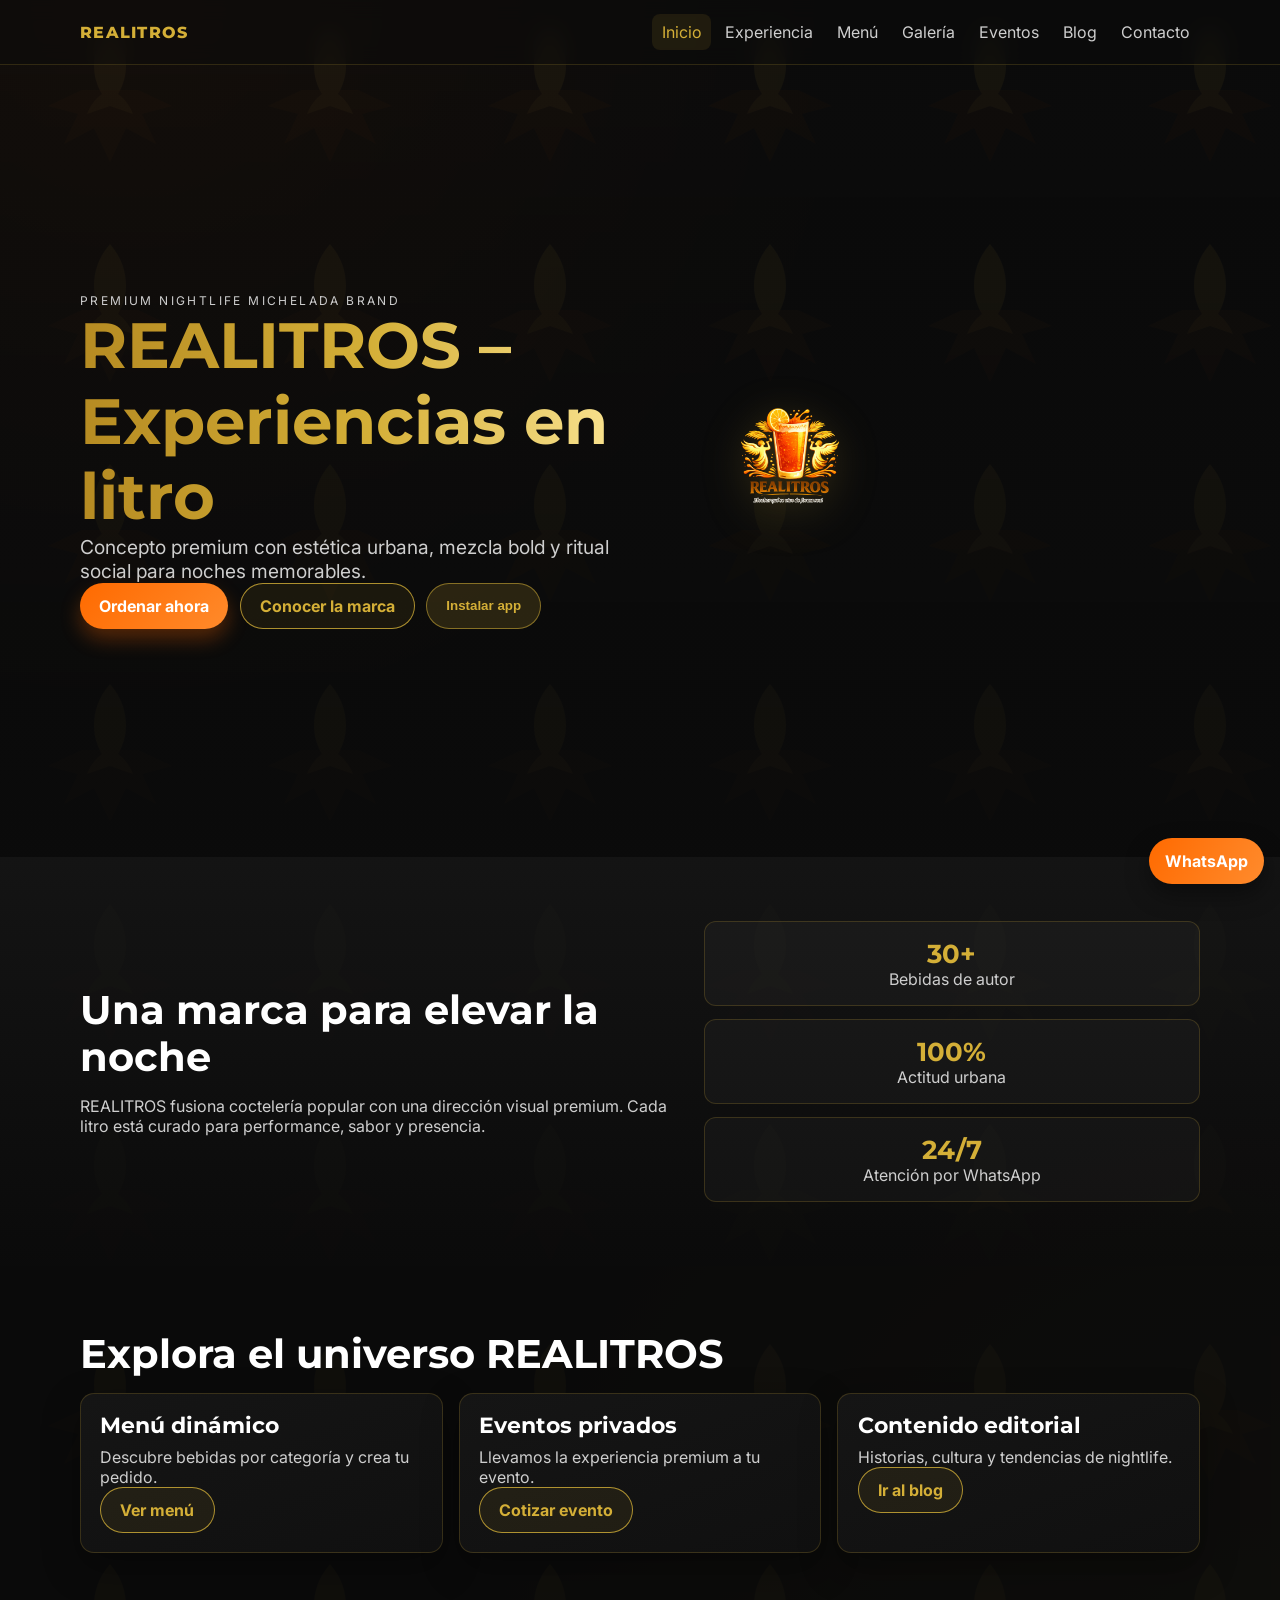
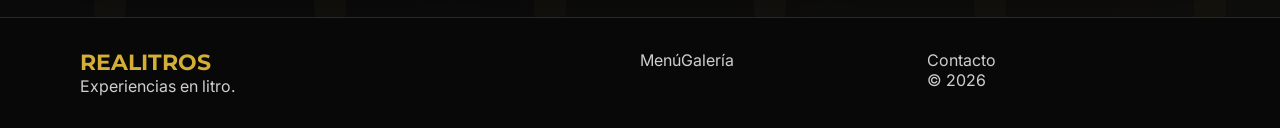
<file: index.html>
<!DOCTYPE html>
<html lang="es">
<head>
  <meta charset="UTF-8" />
  <meta name="viewport" content="width=device-width, initial-scale=1.0" />
  <title>REALITROS | Experiencias en litro</title>
  <meta name="description" content="REALITROS, marca premium de micheladas urbanas: experiencias en litro, menú, eventos y pedidos por WhatsApp." />
  <meta property="og:title" content="REALITROS – Experiencias en litro" />
  <meta property="og:description" content="Sitio oficial REALITROS: menú dinámico, galería, eventos, blog y contacto." />
  <meta property="og:image" content="logo.png" />
  <meta property="og:type" content="website" />
  <meta name="theme-color" content="#0B0B0B" />
  <link rel="manifest" href="manifest.json" />
  <link rel="stylesheet" href="styles.css" />
</head>
<body>
  <header class="topbar"><div class="container nav-row"><a class="brand" href="index.html">REALITROS</a><button class="nav-toggle" aria-label="Abrir menú" aria-expanded="false" aria-controls="site-nav">☰</button><nav id="site-nav" class="site-nav"><a class="active" href="index.html">Inicio</a><a href="experiencia.html">Experiencia</a><a href="menu.html">Menú</a><a href="galeria.html">Galería</a><a href="eventos.html">Eventos</a><a href="blog.html">Blog</a><a href="contacto.html">Contacto</a></nav></div></header>

  <main>
    <section class="hero section">
      <div class="container hero-grid reveal">
        <div>
          <p class="eyebrow">Premium nightlife michelada brand</p>
          <h1 class="gradient-title">REALITROS – Experiencias en litro</h1>
          <p class="lead">Concepto premium con estética urbana, mezcla bold y ritual social para noches memorables.</p>
          <div class="actions">
            <a class="btn btn-primary" href="menu.html">Ordenar ahora</a>
            <a class="btn btn-outline" href="experiencia.html">Conocer la marca</a>
            <button class="btn btn-gold js-install" hidden>Instalar app</button>
          </div>
        </div>
        <div><img class="logo-lockup" src="logo.png" alt="Logo REALITROS" fetchpriority="high" /></div>
      </div>
    </section>

    <section class="section section-dark">
      <div class="container split reveal">
        <div>
          <h2>Una marca para elevar la noche</h2>
          <p>REALITROS fusiona coctelería popular con una dirección visual premium. Cada litro está curado para performance, sabor y presencia.</p>
        </div>
        <div class="kpis">
          <div class="kpi"><strong>30+</strong><p>Bebidas de autor</p></div>
          <div class="kpi"><strong>100%</strong><p>Actitud urbana</p></div>
          <div class="kpi"><strong>24/7</strong><p>Atención por WhatsApp</p></div>
        </div>
      </div>
    </section>

    <section class="section section-soft">
      <div class="container reveal">
        <h2>Explora el universo REALITROS</h2>
        <div class="cards-grid">
          <article class="card"><h3>Menú dinámico</h3><p>Descubre bebidas por categoría y crea tu pedido.</p><a class="btn btn-outline" href="menu.html">Ver menú</a></article>
          <article class="card"><h3>Eventos privados</h3><p>Llevamos la experiencia premium a tu evento.</p><a class="btn btn-outline" href="eventos.html">Cotizar evento</a></article>
          <article class="card"><h3>Contenido editorial</h3><p>Historias, cultura y tendencias de nightlife.</p><a class="btn btn-outline" href="blog.html">Ir al blog</a></article>
        </div>
      </div>
    </section>
  </main>

  <footer class="footer"><div class="container footer-grid"><div><h3>REALITROS</h3><p>Experiencias en litro.</p></div><div><a href="menu.html">Menú</a><a href="galeria.html">Galería</a></div><div><a href="contacto.html">Contacto</a><p>© <span data-year></span></p></div></div></footer>
  <a class="whatsapp-float" href="https://wa.me/525657038871" target="_blank" rel="noopener">WhatsApp</a>
  <script src="script.js" defer></script>
</body>
</html>
</file>
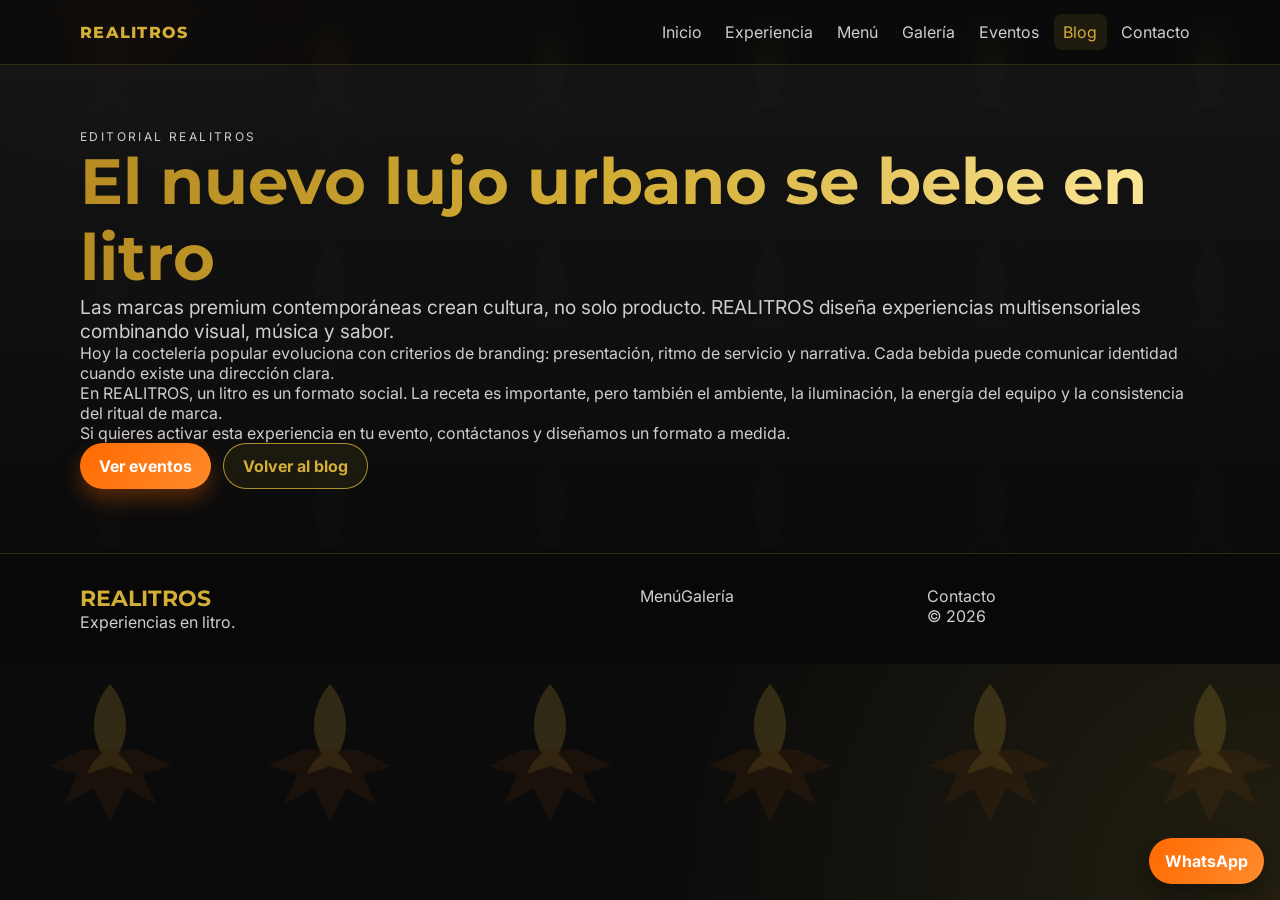
<file: articulo.html>
<!DOCTYPE html>
<html lang="es"><head><meta charset="UTF-8" /><meta name="viewport" content="width=device-width, initial-scale=1.0" /><title>Artículo | REALITROS</title><meta name="description" content="Artículo editorial de REALITROS." /><link rel="stylesheet" href="styles.css" /></head>
<body>
<header class="topbar"><div class="container nav-row"><a class="brand" href="index.html">REALITROS</a><button class="nav-toggle" aria-expanded="false" aria-controls="site-nav">☰</button><nav id="site-nav" class="site-nav"><a href="index.html">Inicio</a><a href="experiencia.html">Experiencia</a><a href="menu.html">Menú</a><a href="galeria.html">Galería</a><a href="eventos.html">Eventos</a><a class="active" href="blog.html">Blog</a><a href="contacto.html">Contacto</a></nav></div></header>
<main><article class="section section-dark"><div class="container reveal"><p class="eyebrow">Editorial REALITROS</p><h1 class="gradient-title">El nuevo lujo urbano se bebe en litro</h1><p class="lead">Las marcas premium contemporáneas crean cultura, no solo producto. REALITROS diseña experiencias multisensoriales combinando visual, música y sabor.</p><p>Hoy la coctelería popular evoluciona con criterios de branding: presentación, ritmo de servicio y narrativa. Cada bebida puede comunicar identidad cuando existe una dirección clara.</p><p>En REALITROS, un litro es un formato social. La receta es importante, pero también el ambiente, la iluminación, la energía del equipo y la consistencia del ritual de marca.</p><p>Si quieres activar esta experiencia en tu evento, contáctanos y diseñamos un formato a medida.</p><div class="actions"><a class="btn btn-primary" href="eventos.html">Ver eventos</a><a class="btn btn-outline" href="blog.html">Volver al blog</a></div></div></article></main>
<footer class="footer"><div class="container footer-grid"><div><h3>REALITROS</h3><p>Experiencias en litro.</p></div><div><a href="menu.html">Menú</a><a href="galeria.html">Galería</a></div><div><a href="contacto.html">Contacto</a><p>© <span data-year></span></p></div></div></footer>
<a class="whatsapp-float" href="https://wa.me/525657038871" target="_blank" rel="noopener">WhatsApp</a><script src="script.js" defer></script>
</body></html>
</file>
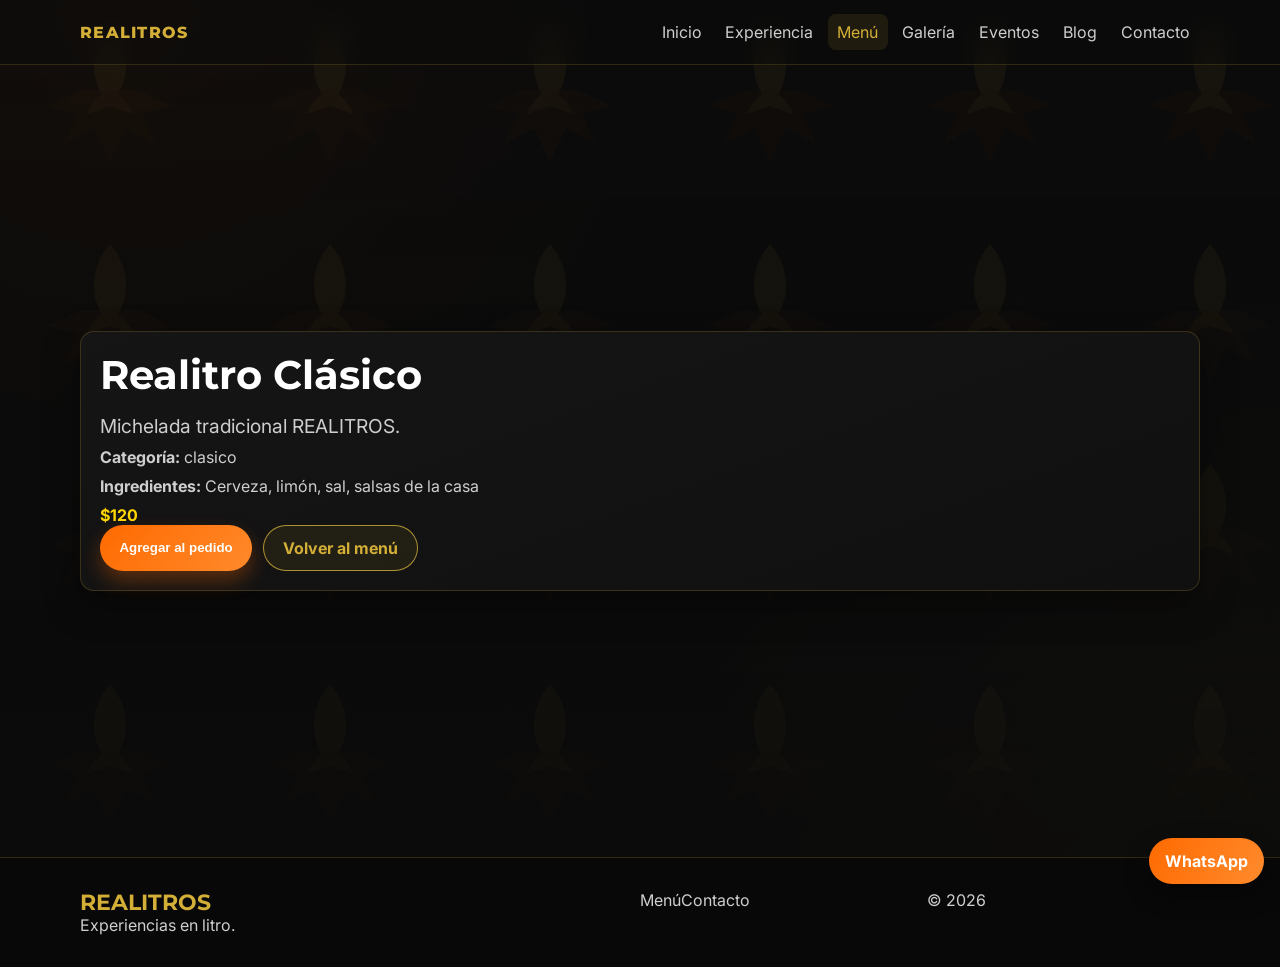
<file: bebida.html>
<!DOCTYPE html>
<html lang="es"><head><meta charset="UTF-8" /><meta name="viewport" content="width=device-width, initial-scale=1.0" /><title>Bebida | REALITROS</title><meta name="description" content="Detalle de bebida REALITROS y pedido directo." /><link rel="stylesheet" href="styles.css" /></head>
<body>
<header class="topbar"><div class="container nav-row"><a class="brand" href="index.html">REALITROS</a><button class="nav-toggle" aria-expanded="false" aria-controls="site-nav">☰</button><nav id="site-nav" class="site-nav"><a href="index.html">Inicio</a><a href="experiencia.html">Experiencia</a><a class="active" href="menu.html">Menú</a><a href="galeria.html">Galería</a><a href="eventos.html">Eventos</a><a href="blog.html">Blog</a><a href="contacto.html">Contacto</a></nav></div></header>
<main><section class="section hero"><div class="container reveal"><div id="drinkDetail"></div></div></section></main>
<footer class="footer"><div class="container footer-grid"><div><h3>REALITROS</h3><p>Experiencias en litro.</p></div><div><a href="menu.html">Menú</a><a href="contacto.html">Contacto</a></div><div><p>© <span data-year></span></p></div></div></footer>
<a class="whatsapp-float" href="https://wa.me/525657038871" target="_blank" rel="noopener">WhatsApp</a>
<script src="script.js" defer></script><script src="menu.js" defer></script>
</body></html>
</file>
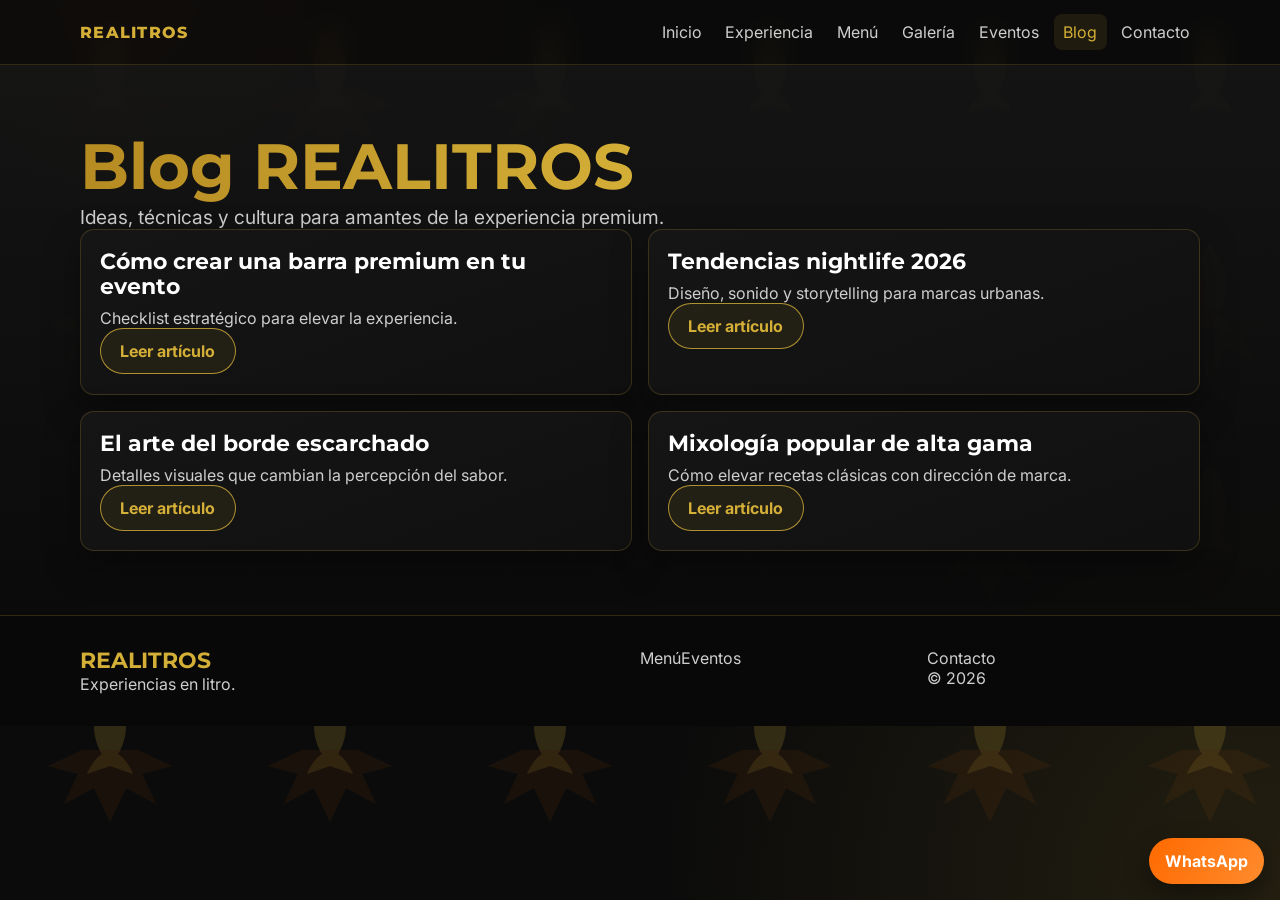
<file: blog.html>
<!DOCTYPE html>
<html lang="es"><head><meta charset="UTF-8" /><meta name="viewport" content="width=device-width, initial-scale=1.0" /><title>Blog | REALITROS</title><meta name="description" content="Blog REALITROS: tendencias, cultura nightlife y coctelería." /><link rel="stylesheet" href="styles.css" /></head>
<body>
<header class="topbar"><div class="container nav-row"><a class="brand" href="index.html">REALITROS</a><button class="nav-toggle" aria-expanded="false" aria-controls="site-nav">☰</button><nav id="site-nav" class="site-nav"><a href="index.html">Inicio</a><a href="experiencia.html">Experiencia</a><a href="menu.html">Menú</a><a href="galeria.html">Galería</a><a href="eventos.html">Eventos</a><a class="active" href="blog.html">Blog</a><a href="contacto.html">Contacto</a></nav></div></header>
<main><section class="section section-dark"><div class="container reveal"><h1 class="gradient-title">Blog REALITROS</h1><p class="lead">Ideas, técnicas y cultura para amantes de la experiencia premium.</p><div class="blog-grid"><article class="card"><h3>Cómo crear una barra premium en tu evento</h3><p>Checklist estratégico para elevar la experiencia.</p><a class="btn btn-outline" href="articulo.html?id=1">Leer artículo</a></article><article class="card"><h3>Tendencias nightlife 2026</h3><p>Diseño, sonido y storytelling para marcas urbanas.</p><a class="btn btn-outline" href="articulo.html?id=2">Leer artículo</a></article><article class="card"><h3>El arte del borde escarchado</h3><p>Detalles visuales que cambian la percepción del sabor.</p><a class="btn btn-outline" href="articulo.html?id=3">Leer artículo</a></article><article class="card"><h3>Mixología popular de alta gama</h3><p>Cómo elevar recetas clásicas con dirección de marca.</p><a class="btn btn-outline" href="articulo.html?id=4">Leer artículo</a></article></div></div></section></main>
<footer class="footer"><div class="container footer-grid"><div><h3>REALITROS</h3><p>Experiencias en litro.</p></div><div><a href="menu.html">Menú</a><a href="eventos.html">Eventos</a></div><div><a href="contacto.html">Contacto</a><p>© <span data-year></span></p></div></div></footer>
<a class="whatsapp-float" href="https://wa.me/525657038871" target="_blank" rel="noopener">WhatsApp</a><script src="script.js" defer></script>
</body></html>
</file>
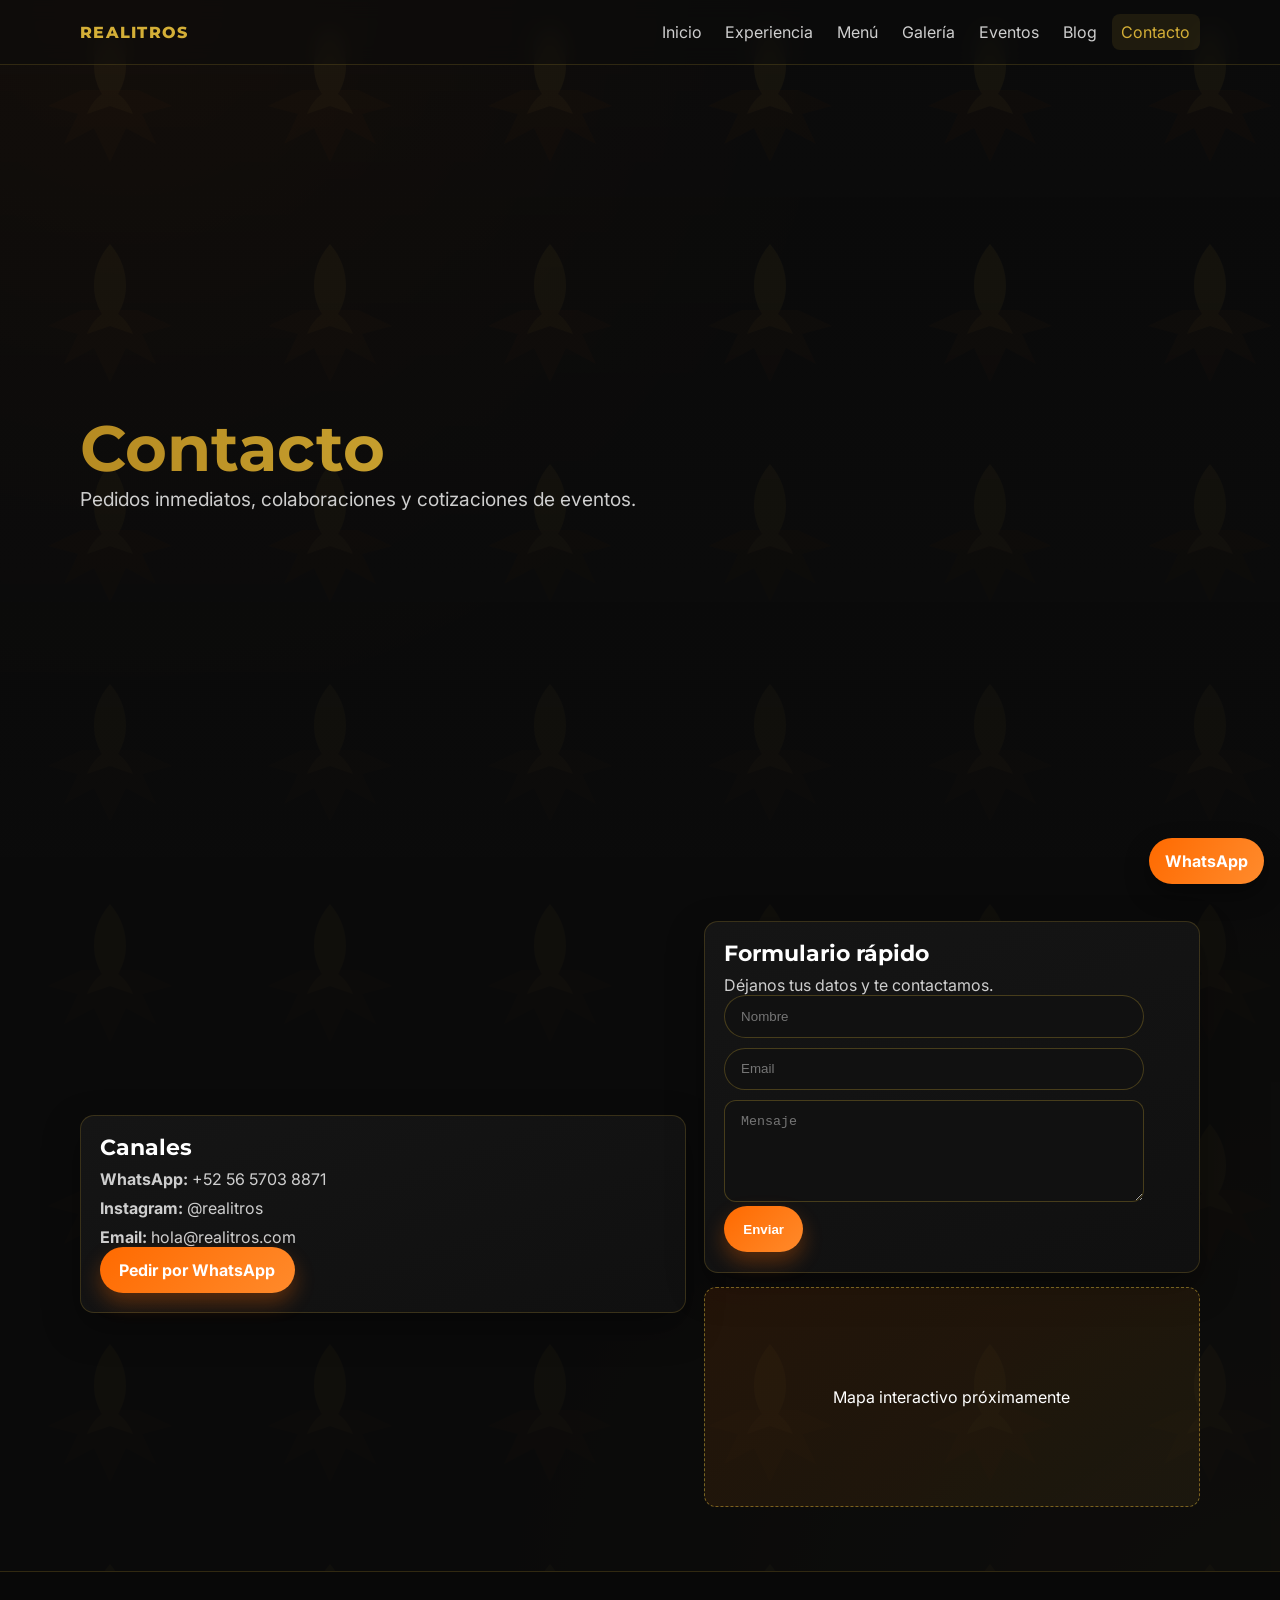
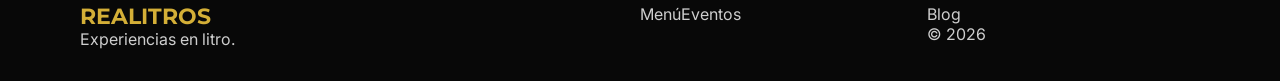
<file: contacto.html>
<!DOCTYPE html>
<html lang="es"><head><meta charset="UTF-8" /><meta name="viewport" content="width=device-width, initial-scale=1.0" /><title>Contacto | REALITROS</title><meta name="description" content="Contacta a REALITROS para pedidos, eventos y colaboraciones." /><link rel="stylesheet" href="styles.css" /></head>
<body>
<header class="topbar"><div class="container nav-row"><a class="brand" href="index.html">REALITROS</a><button class="nav-toggle" aria-expanded="false" aria-controls="site-nav">☰</button><nav id="site-nav" class="site-nav"><a href="index.html">Inicio</a><a href="experiencia.html">Experiencia</a><a href="menu.html">Menú</a><a href="galeria.html">Galería</a><a href="eventos.html">Eventos</a><a href="blog.html">Blog</a><a class="active" href="contacto.html">Contacto</a></nav></div></header>
<main>
<section class="section hero"><div class="container reveal"><h1 class="gradient-title">Contacto</h1><p class="lead">Pedidos inmediatos, colaboraciones y cotizaciones de eventos.</p></div></section>
<section class="section section-soft"><div class="container split reveal"><div class="card"><h3>Canales</h3><p><strong>WhatsApp:</strong> +52 56 5703 8871</p><p><strong>Instagram:</strong> @realitros</p><p><strong>Email:</strong> hola@realitros.com</p><a class="btn btn-primary" href="https://wa.me/525657038871?text=Hola%20REALITROS,%20quiero%20hacer%20un%20pedido" target="_blank" rel="noopener">Pedir por WhatsApp</a></div><div><form class="card" action="#" method="post"><h3>Formulario rápido</h3><p>Déjanos tus datos y te contactamos.</p><input class="search" type="text" placeholder="Nombre" required /><input class="search" type="email" placeholder="Email" required style="margin-top:.6rem" /><textarea class="search" placeholder="Mensaje" rows="5" style="border-radius:12px; margin-top:.6rem"></textarea><button class="btn btn-primary" type="submit">Enviar</button></form><div class="map-placeholder" role="img" aria-label="Mapa de ubicación próximamente disponible">Mapa interactivo próximamente</div></div></div></section>
</main>
<footer class="footer"><div class="container footer-grid"><div><h3>REALITROS</h3><p>Experiencias en litro.</p></div><div><a href="menu.html">Menú</a><a href="eventos.html">Eventos</a></div><div><a href="blog.html">Blog</a><p>© <span data-year></span></p></div></div></footer>
<a class="whatsapp-float" href="https://wa.me/525657038871" target="_blank" rel="noopener">WhatsApp</a><script src="script.js" defer></script>
</body></html>
</file>
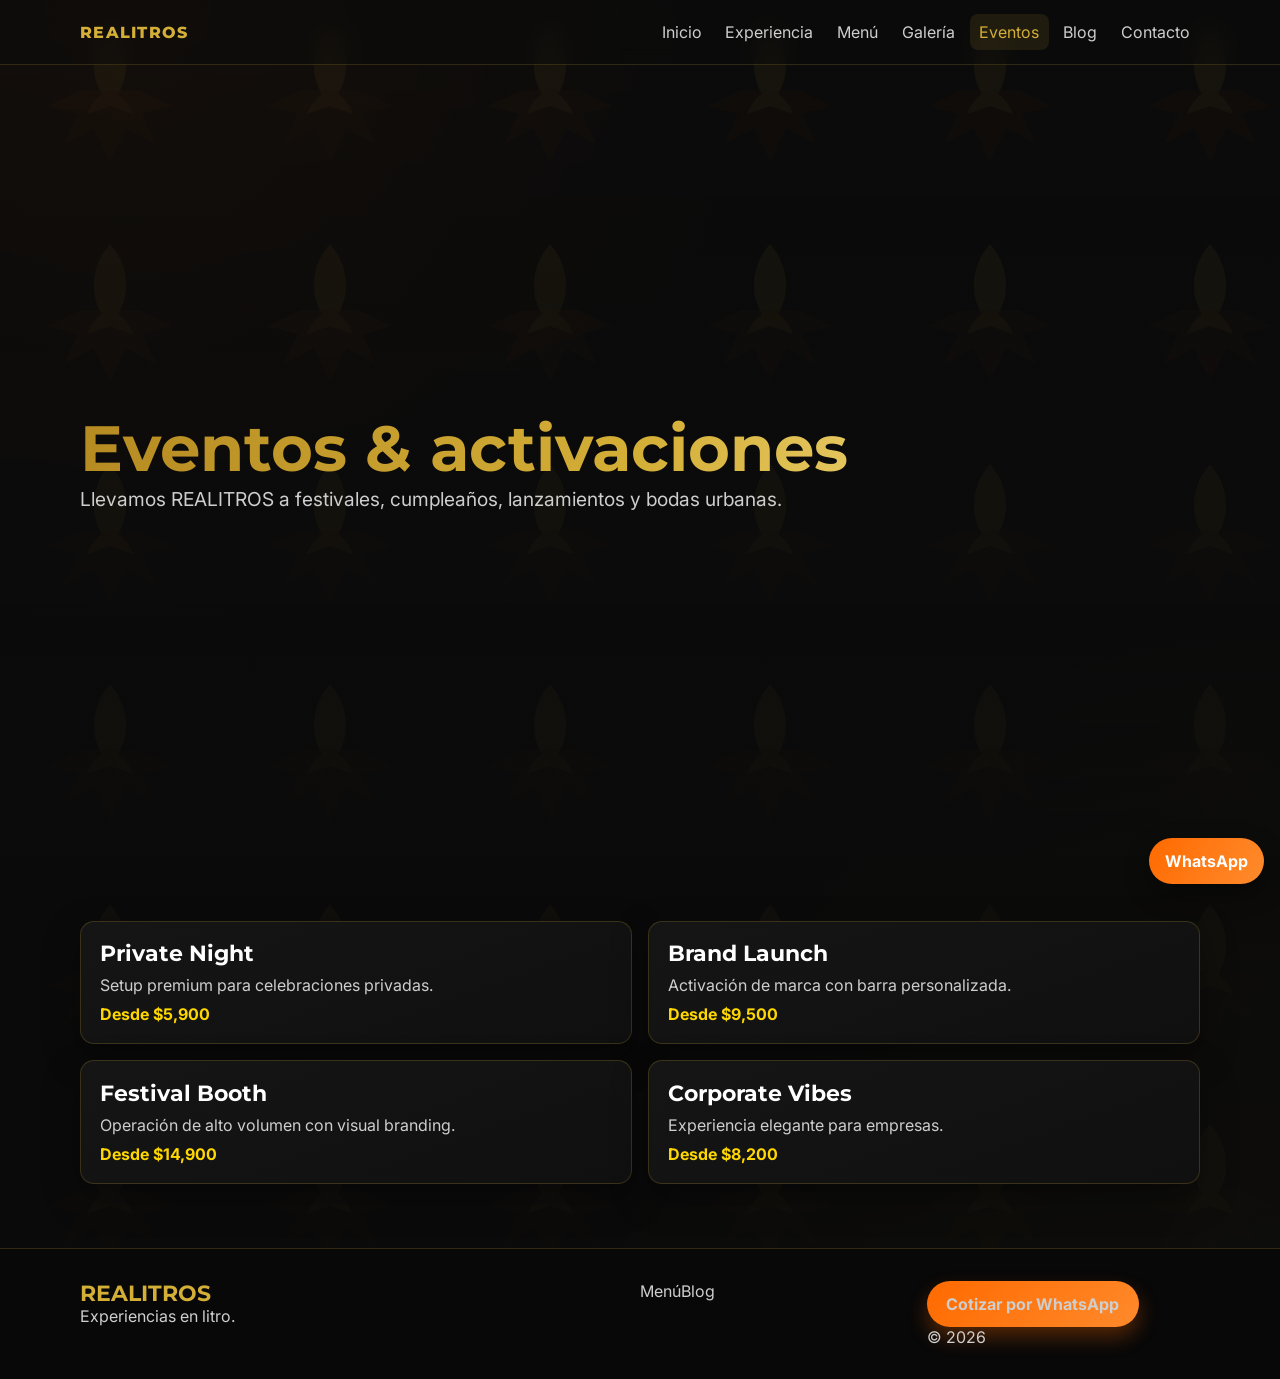
<file: eventos.html>
<!DOCTYPE html>
<html lang="es"><head><meta charset="UTF-8" /><meta name="viewport" content="width=device-width, initial-scale=1.0" /><title>Eventos | REALITROS</title><meta name="description" content="Eventos y activaciones REALITROS para marcas y celebraciones." /><link rel="stylesheet" href="styles.css" /></head>
<body>
<header class="topbar"><div class="container nav-row"><a class="brand" href="index.html">REALITROS</a><button class="nav-toggle" aria-expanded="false" aria-controls="site-nav">☰</button><nav id="site-nav" class="site-nav"><a href="index.html">Inicio</a><a href="experiencia.html">Experiencia</a><a href="menu.html">Menú</a><a href="galeria.html">Galería</a><a class="active" href="eventos.html">Eventos</a><a href="blog.html">Blog</a><a href="contacto.html">Contacto</a></nav></div></header>
<main><section class="section hero"><div class="container reveal"><h1 class="gradient-title">Eventos & activaciones</h1><p class="lead">Llevamos REALITROS a festivales, cumpleaños, lanzamientos y bodas urbanas.</p></div></section><section class="section section-soft"><div class="container events-grid reveal"><article class="card"><h3>Private Night</h3><p>Setup premium para celebraciones privadas.</p><p class="price">Desde $5,900</p></article><article class="card"><h3>Brand Launch</h3><p>Activación de marca con barra personalizada.</p><p class="price">Desde $9,500</p></article><article class="card"><h3>Festival Booth</h3><p>Operación de alto volumen con visual branding.</p><p class="price">Desde $14,900</p></article><article class="card"><h3>Corporate Vibes</h3><p>Experiencia elegante para empresas.</p><p class="price">Desde $8,200</p></article></div></section></main>
<footer class="footer"><div class="container footer-grid"><div><h3>REALITROS</h3><p>Experiencias en litro.</p></div><div><a href="menu.html">Menú</a><a href="blog.html">Blog</a></div><div><a class="btn btn-primary" href="https://wa.me/525657038871?text=Hola%20REALITROS,%20quiero%20cotizar%20un%20evento">Cotizar por WhatsApp</a><p>© <span data-year></span></p></div></div></footer>
<a class="whatsapp-float" href="https://wa.me/525657038871" target="_blank" rel="noopener">WhatsApp</a><script src="script.js" defer></script>
</body></html>
</file>
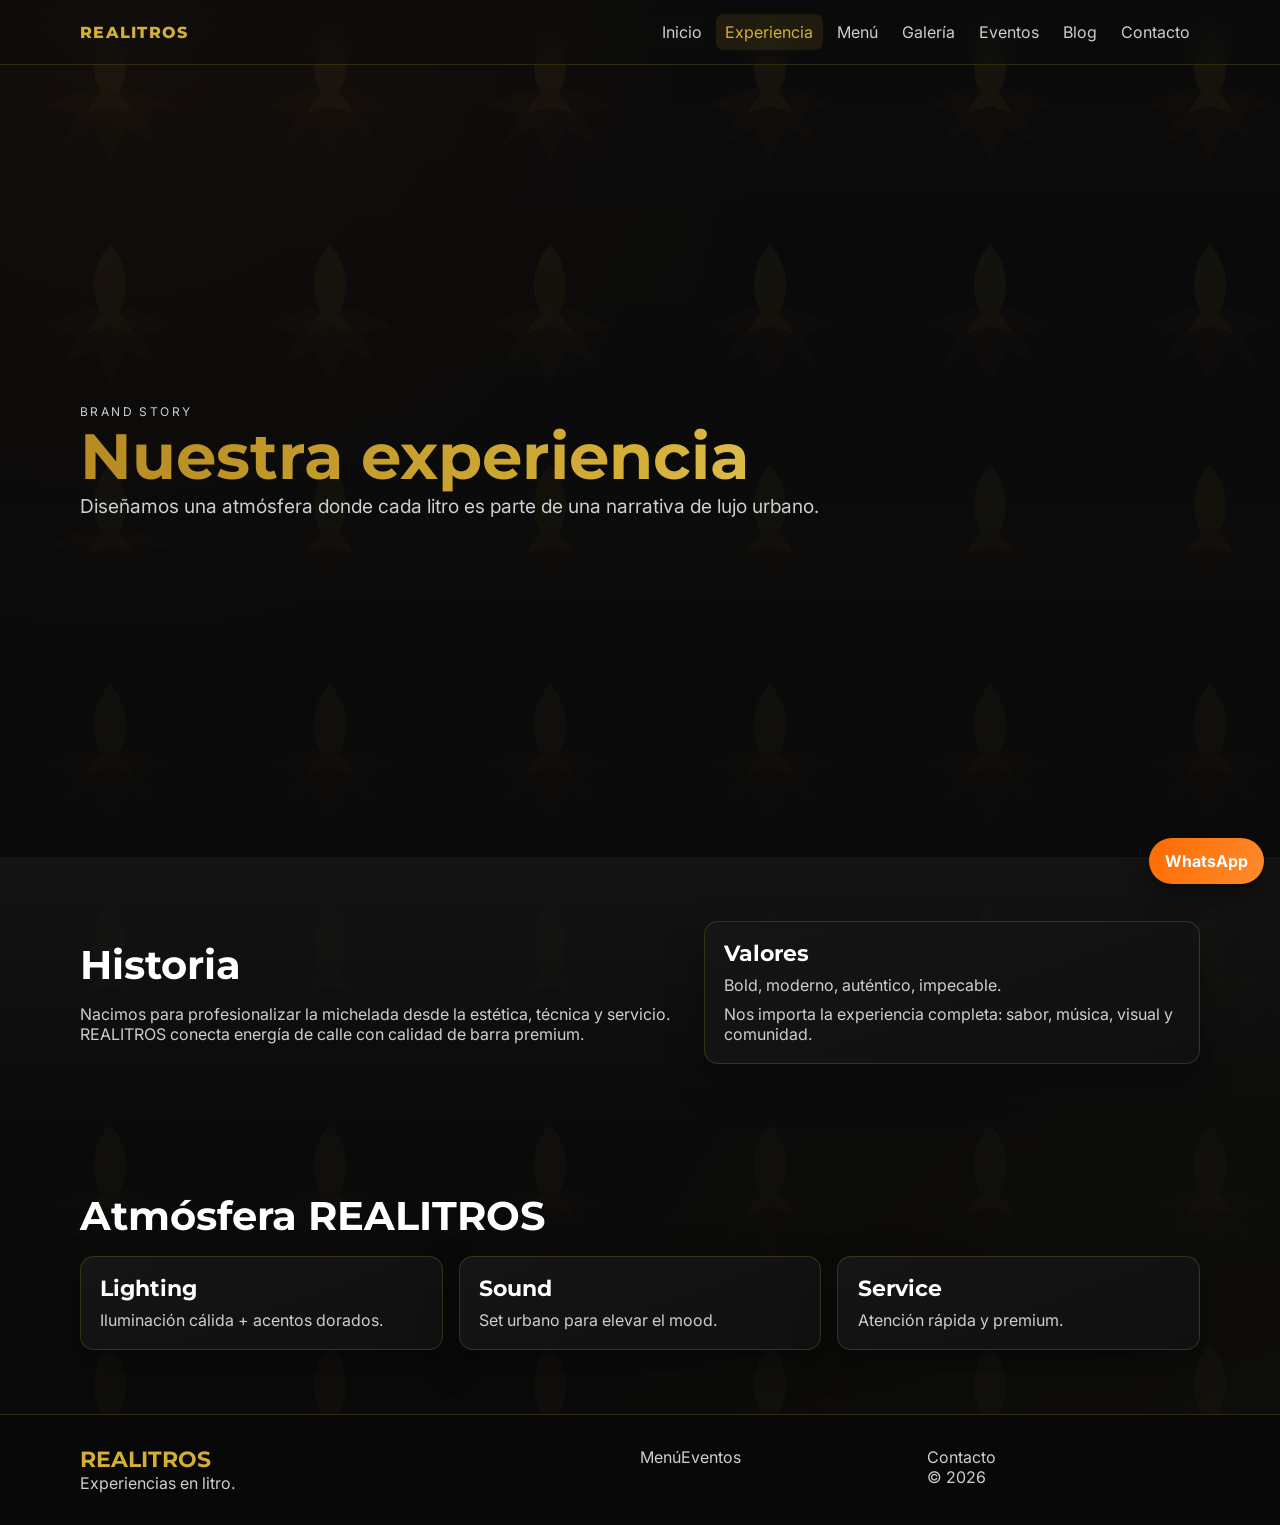
<file: experiencia.html>
<!DOCTYPE html>
<html lang="es"><head><meta charset="UTF-8" /><meta name="viewport" content="width=device-width, initial-scale=1.0" /><title>Experiencia | REALITROS</title><meta name="description" content="Conoce la historia, filosofía y atmósfera premium de REALITROS." /><meta property="og:title" content="Experiencia REALITROS" /><link rel="stylesheet" href="styles.css" /></head>
<body>
<header class="topbar"><div class="container nav-row"><a class="brand" href="index.html">REALITROS</a><button class="nav-toggle" aria-expanded="false" aria-controls="site-nav">☰</button><nav id="site-nav" class="site-nav"><a href="index.html">Inicio</a><a class="active" href="experiencia.html">Experiencia</a><a href="menu.html">Menú</a><a href="galeria.html">Galería</a><a href="eventos.html">Eventos</a><a href="blog.html">Blog</a><a href="contacto.html">Contacto</a></nav></div></header>
<main>
<section class="section hero"><div class="container reveal"><p class="eyebrow">Brand story</p><h1 class="gradient-title">Nuestra experiencia</h1><p class="lead">Diseñamos una atmósfera donde cada litro es parte de una narrativa de lujo urbano.</p></div></section>
<section class="section section-dark"><div class="container split reveal"><div><h2>Historia</h2><p>Nacimos para profesionalizar la michelada desde la estética, técnica y servicio.</p><p>REALITROS conecta energía de calle con calidad de barra premium.</p></div><div class="card"><h3>Valores</h3><p>Bold, moderno, auténtico, impecable.</p><p>Nos importa la experiencia completa: sabor, música, visual y comunidad.</p></div></div></section>
<section class="section section-soft"><div class="container reveal"><h2>Atmósfera REALITROS</h2><div class="grid-3"><article class="card"><h3>Lighting</h3><p>Iluminación cálida + acentos dorados.</p></article><article class="card"><h3>Sound</h3><p>Set urbano para elevar el mood.</p></article><article class="card"><h3>Service</h3><p>Atención rápida y premium.</p></article></div></div></section>
</main>
<footer class="footer"><div class="container footer-grid"><div><h3>REALITROS</h3><p>Experiencias en litro.</p></div><div><a href="menu.html">Menú</a><a href="eventos.html">Eventos</a></div><div><a href="contacto.html">Contacto</a><p>© <span data-year></span></p></div></div></footer>
<a class="whatsapp-float" href="https://wa.me/525657038871" target="_blank" rel="noopener">WhatsApp</a><script src="script.js" defer></script>
</body></html>
</file>
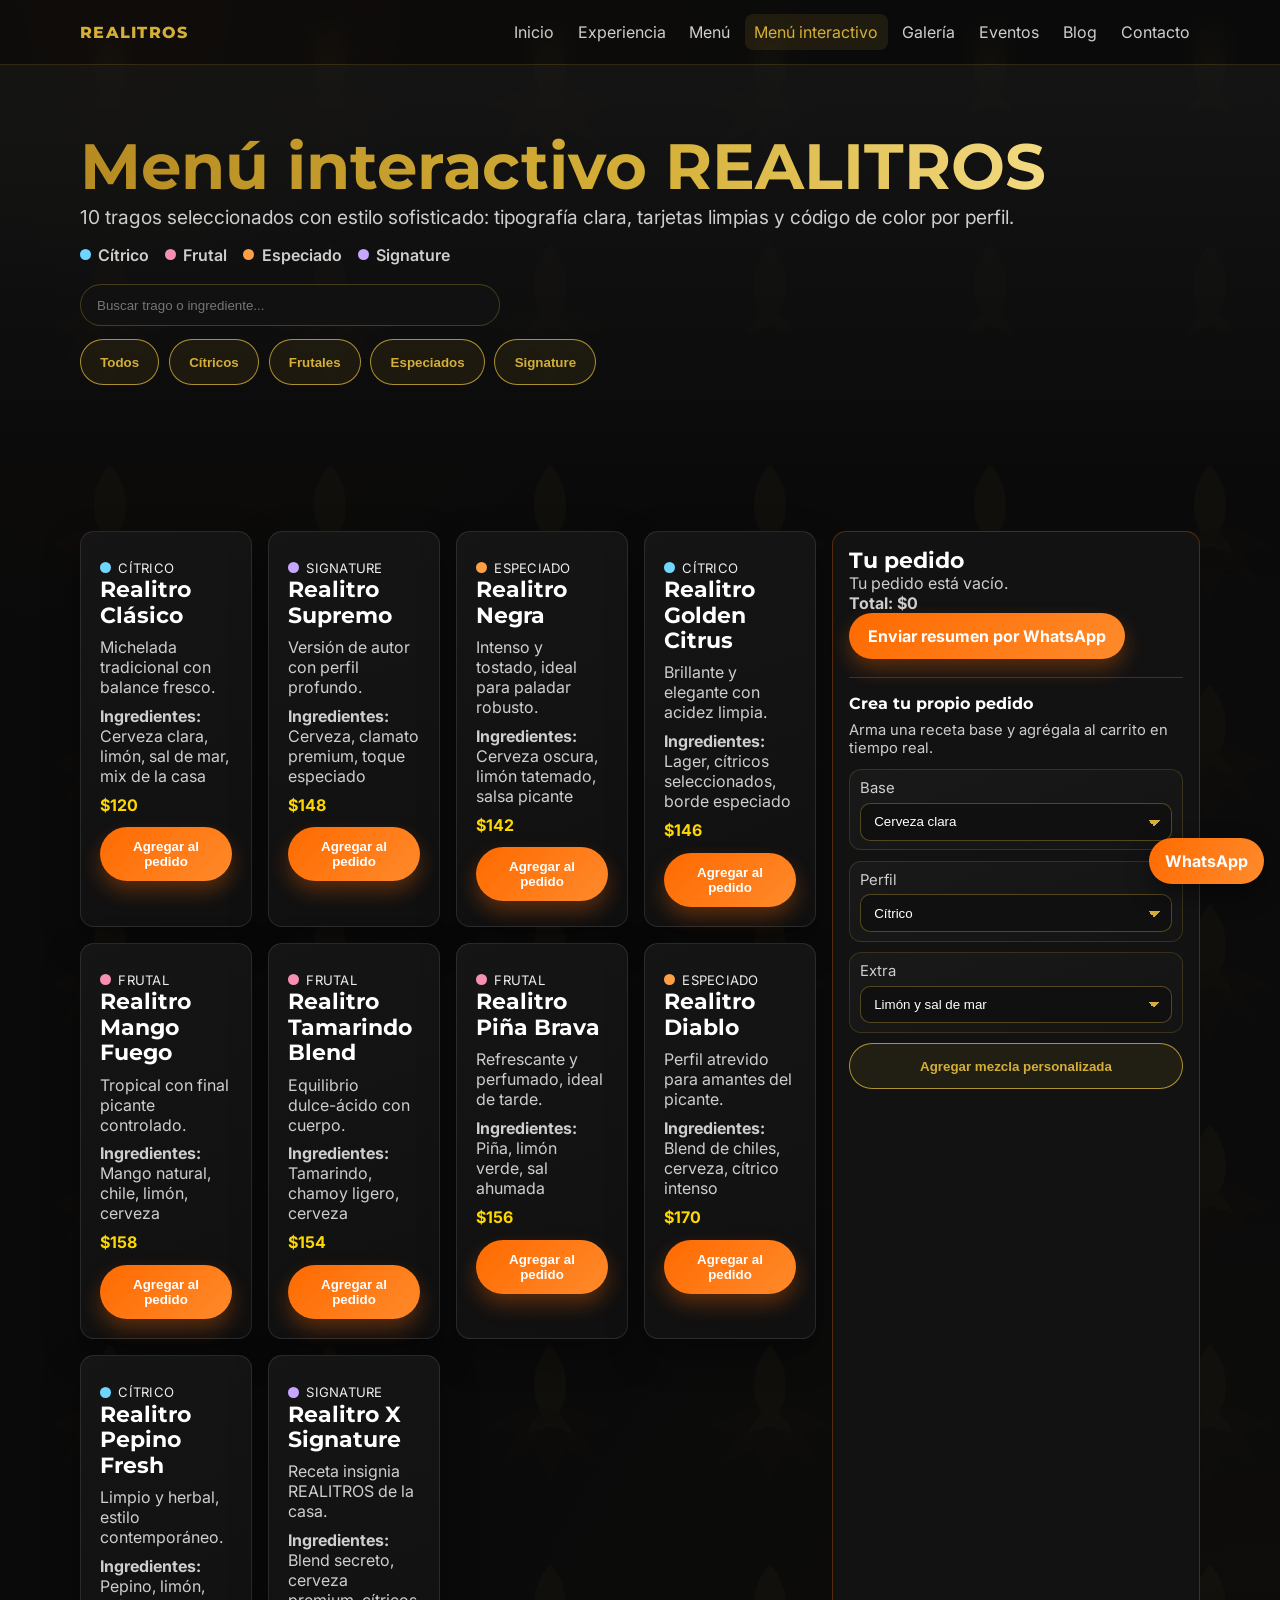
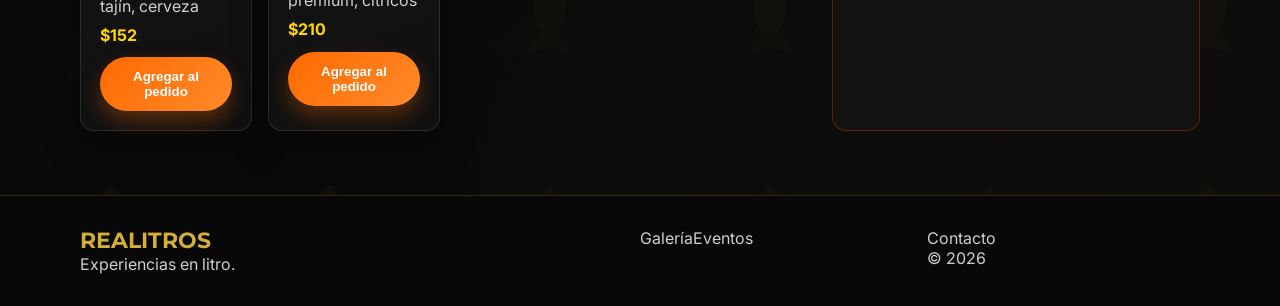
<file: menu-interactivo.html>
<!DOCTYPE html>
<html lang="es"><head><meta charset="UTF-8" /><meta name="viewport" content="width=device-width, initial-scale=1.0" /><title>Menú Interactivo | REALITROS</title><meta name="description" content="Menú interactivo REALITROS con 10 tragos, código de color y creación de pedido personalizado." /><meta property="og:title" content="Menú Interactivo REALITROS" /><link rel="stylesheet" href="styles.css" /></head>
<body>
<header class="topbar"><div class="container nav-row"><a class="brand" href="index.html">REALITROS</a><button class="nav-toggle" aria-expanded="false" aria-controls="site-nav">☰</button><nav id="site-nav" class="site-nav"><a href="index.html">Inicio</a><a href="experiencia.html">Experiencia</a><a href="menu.html">Menú</a><a class="active" href="menu-interactivo.html">Menú interactivo</a><a href="galeria.html">Galería</a><a href="eventos.html">Eventos</a><a href="blog.html">Blog</a><a href="contacto.html">Contacto</a></nav></div></header>
<main class="menu-interactivo">
<section class="section section-dark"><div class="container reveal visible"><h1 class="gradient-title">Menú interactivo REALITROS</h1><p class="lead">10 tragos seleccionados con estilo sofisticado: tipografía clara, tarjetas limpias y código de color por perfil.</p><div class="color-legend"><span><i class="dot dot-citrico"></i>Cítrico</span><span><i class="dot dot-frutal"></i>Frutal</span><span><i class="dot dot-especiado"></i>Especiado</span><span><i class="dot dot-signature"></i>Signature</span></div><input id="buscarBebida" class="search" placeholder="Buscar trago o ingrediente..." /><div class="filters"><button class="btn btn-outline active" data-filter="all">Todos</button><button class="btn btn-outline" data-filter="citrico">Cítricos</button><button class="btn btn-outline" data-filter="frutal">Frutales</button><button class="btn btn-outline" data-filter="especiado">Especiados</button><button class="btn btn-outline" data-filter="signature">Signature</button></div></div></section>
<section class="section section-soft"><div class="container menu-layout"><div id="menuGrid" class="grid-4"></div><aside class="cart"><h3>Tu pedido</h3><div id="cartItems"></div><p><strong>Total: <span id="cartTotal">$0</span></strong></p><a id="sendOrder" class="btn btn-primary" target="_blank" rel="noopener" href="https://wa.me/525657038871">Enviar resumen por WhatsApp</a>
<hr class="menu-divider" />
<h4>Crea tu propio pedido</h4><p class="builder-copy">Arma una receta base y agrégala al carrito en tiempo real.</p><form id="customBuilder" class="builder-form"><label class="builder-field">Base<select id="customBase" required><option value="Cerveza clara">Cerveza clara</option><option value="Cerveza oscura">Cerveza oscura</option><option value="Sin alcohol">Sin alcohol</option></select></label><label class="builder-field">Perfil<select id="customPerfil" required><option value="Cítrico">Cítrico</option><option value="Frutal">Frutal</option><option value="Especiado">Especiado</option></select></label><label class="builder-field">Extra<select id="customExtra" required><option value="Limón y sal de mar">Limón y sal de mar</option><option value="Chamoy y tajín">Chamoy y tajín</option><option value="Pepino y menta">Pepino y menta</option><option value="Mango y chile">Mango y chile</option></select></label><button class="btn btn-outline" type="submit">Agregar mezcla personalizada</button></form></aside></div></section>
</main>
<footer class="footer"><div class="container footer-grid"><div><h3>REALITROS</h3><p>Experiencias en litro.</p></div><div><a href="galeria.html">Galería</a><a href="eventos.html">Eventos</a></div><div><a href="contacto.html">Contacto</a><p>© <span data-year></span></p></div></div></footer>
<a class="whatsapp-float" href="https://wa.me/525657038871" target="_blank" rel="noopener">WhatsApp</a>
<script src="script.js" defer></script><script src="menu-interactivo.js" defer></script>
</body></html>
</file>
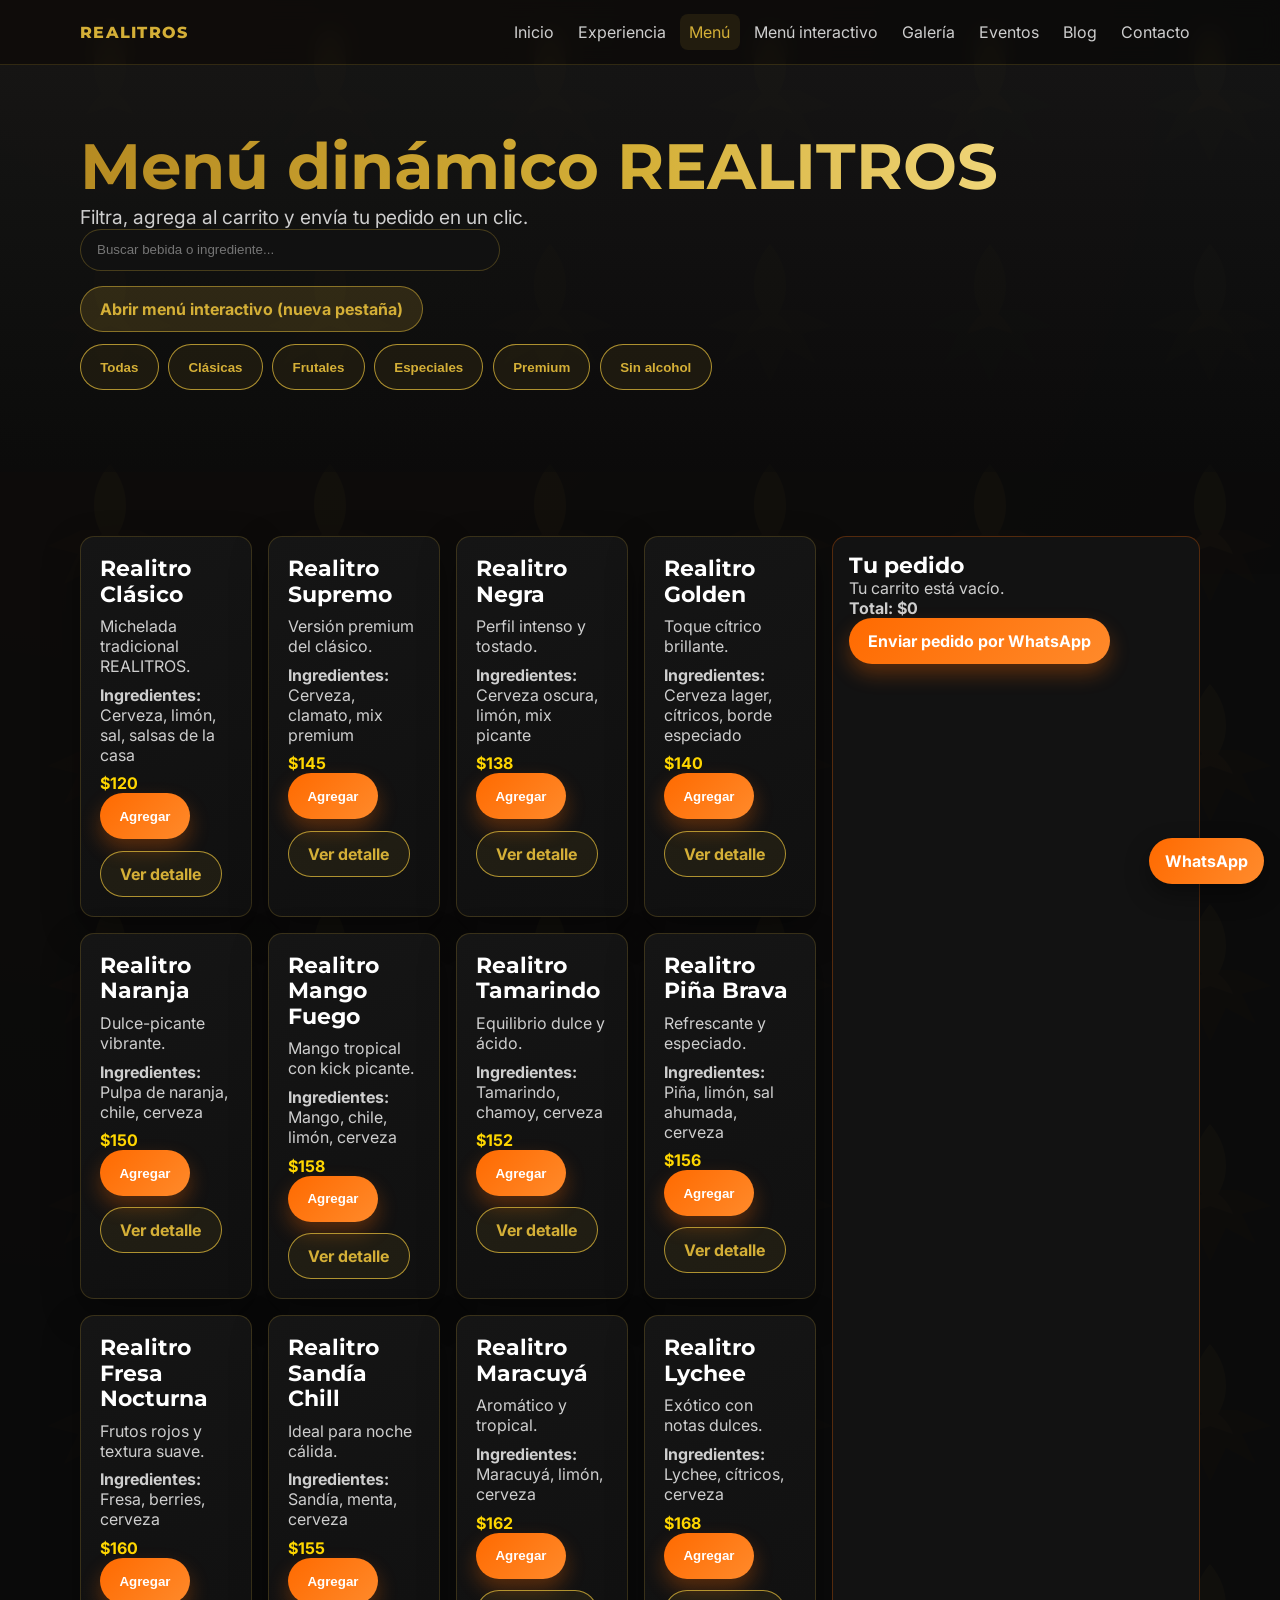
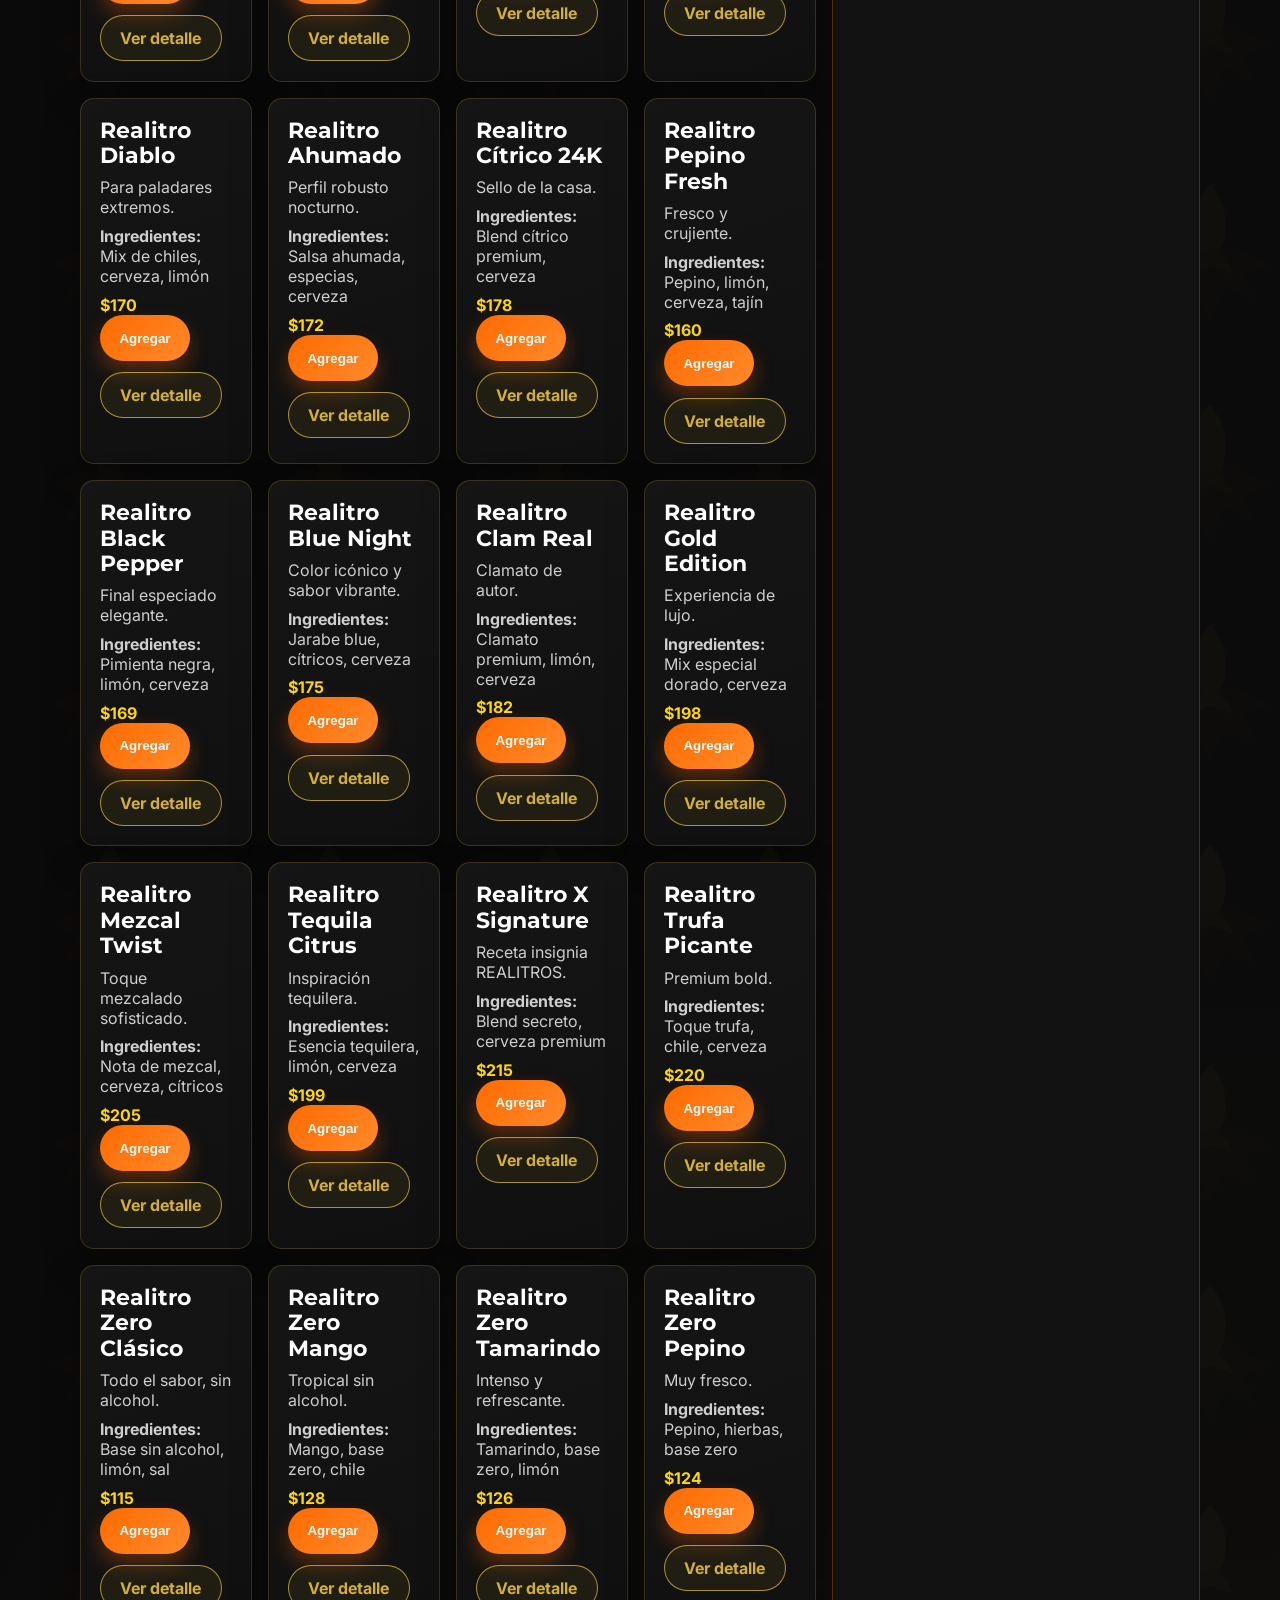
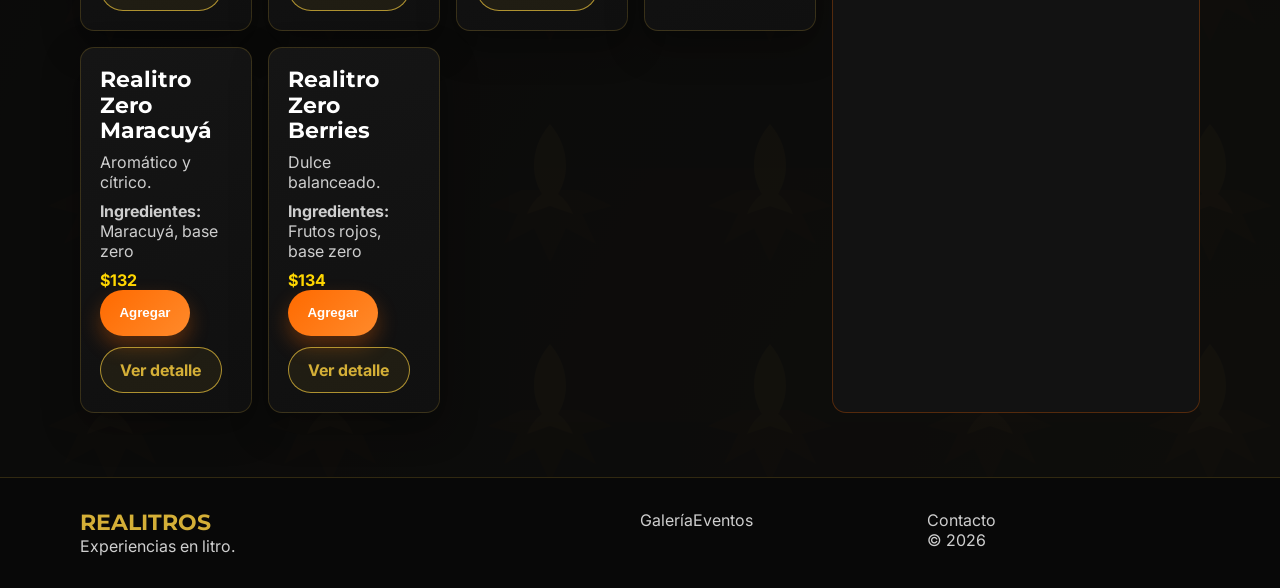
<file: menu.html>
<!DOCTYPE html>
<html lang="es"><head><meta charset="UTF-8" /><meta name="viewport" content="width=device-width, initial-scale=1.0" /><title>Menú | REALITROS</title><meta name="description" content="Catálogo dinámico de bebidas REALITROS con filtros, búsqueda y pedido por WhatsApp." /><meta property="og:title" content="Menú REALITROS" /><link rel="stylesheet" href="styles.css" /></head>
<body>
<header class="topbar"><div class="container nav-row"><a class="brand" href="index.html">REALITROS</a><button class="nav-toggle" aria-expanded="false" aria-controls="site-nav">☰</button><nav id="site-nav" class="site-nav"><a href="index.html">Inicio</a><a href="experiencia.html">Experiencia</a><a class="active" href="menu.html">Menú</a><a href="menu-interactivo.html" target="_blank" rel="noopener">Menú interactivo</a><a href="galeria.html">Galería</a><a href="eventos.html">Eventos</a><a href="blog.html">Blog</a><a href="contacto.html">Contacto</a></nav></div></header>
<main>
<section class="section section-dark"><div class="container reveal"><h1 class="gradient-title">Menú dinámico REALITROS</h1><p class="lead">Filtra, agrega al carrito y envía tu pedido en un clic.</p><input id="buscarBebida" class="search" placeholder="Buscar bebida o ingrediente..." /><div class="actions" style="margin:.9rem 0 .2rem;"><a class="btn btn-gold" href="menu-interactivo.html" target="_blank" rel="noopener">Abrir menú interactivo (nueva pestaña)</a></div><div class="filters"><button class="btn btn-outline active" data-filter="all">Todas</button><button class="btn btn-outline" data-filter="clasico">Clásicas</button><button class="btn btn-outline" data-filter="frutal">Frutales</button><button class="btn btn-outline" data-filter="especial">Especiales</button><button class="btn btn-outline" data-filter="premium">Premium</button><button class="btn btn-outline" data-filter="sin-alcohol">Sin alcohol</button></div></div></section>
<section class="section section-soft"><div class="container menu-layout"><div id="menuGrid" class="grid-4"></div><aside class="cart"><h3>Tu pedido</h3><div id="cartItems"></div><p><strong>Total: <span id="cartTotal">$0</span></strong></p><a id="sendOrder" class="btn btn-primary" target="_blank" rel="noopener" href="https://wa.me/525657038871">Enviar pedido por WhatsApp</a></aside></div></section>
</main>
<footer class="footer"><div class="container footer-grid"><div><h3>REALITROS</h3><p>Experiencias en litro.</p></div><div><a href="galeria.html">Galería</a><a href="eventos.html">Eventos</a></div><div><a href="contacto.html">Contacto</a><p>© <span data-year></span></p></div></div></footer>
<a class="whatsapp-float" href="https://wa.me/525657038871" target="_blank" rel="noopener">WhatsApp</a>
<script src="script.js" defer></script><script src="menu.js" defer></script>
</body></html>
</file>
<file: styles.css>
@import url('https://fonts.googleapis.com/css2?family=Inter:wght@400;500;600;700&family=Montserrat:wght@500;700;800&display=swap');

:root {
  --gold: #d4af37;
  --gold-bright: #ffd700;
  --orange: #ff6a00;
  --black: #0b0b0b;
  --panel: #151515;
  --panel-2: #1d1d1d;
  --text: #ffffff;
  --muted: #cecece;
  --radius: 14px;
  --shadow: 0 14px 36px rgba(0, 0, 0, 0.35);
}

* { box-sizing: border-box; margin: 0; padding: 0; }
html { scroll-behavior: smooth; }
body {
  font-family: 'Inter', system-ui, sans-serif;
  color: var(--text);
  background:
    radial-gradient(circle at 10% 0%, rgba(255, 106, 0, 0.12), transparent 35%),
    radial-gradient(circle at 100% 100%, rgba(212, 175, 55, 0.12), transparent 40%),
    url('angel-pattern.svg'),
    var(--black);
  background-size: auto, auto, 220px, auto;
  min-height: 100vh;
}

body::before {
  content: '';
  position: fixed;
  inset: 0;
  pointer-events: none;
  background: url('https://grainy-gradients.vercel.app/noise.svg');
  opacity: 0.07;
  z-index: 0;
}

main, header, footer, .whatsapp-float, .lightbox { position: relative; z-index: 1; }
a { color: inherit; }
img { max-width: 100%; display: block; }

.container { width: min(1120px, 92%); margin: 0 auto; }
.section { padding: 4rem 0; }

h1, h2, h3, h4 { font-family: 'Montserrat', sans-serif; line-height: 1.18; }
h1 { font-size: clamp(2rem, 6vw, 4rem); }
h2 { font-size: clamp(1.7rem, 4vw, 2.5rem); margin-bottom: 1rem; }
h3 { font-size: clamp(1.1rem, 2.8vw, 1.35rem); }
p { color: var(--muted); }
.lead { font-size: clamp(1rem, 2.4vw, 1.2rem); }

.topbar {
  position: sticky;
  top: 0;
  z-index: 20;
  background: rgba(11, 11, 11, 0.84);
  border-bottom: 1px solid rgba(212, 175, 55, 0.18);
  backdrop-filter: blur(10px);
}
.nav-row { min-height: 64px; display: flex; justify-content: space-between; align-items: center; gap: 1rem; }
.brand { text-decoration: none; font-family: 'Montserrat', sans-serif; font-weight: 800; letter-spacing: .08em; color: var(--gold); }
.nav-toggle {
  width: 44px; height: 44px; border-radius: 10px; border: 1px solid rgba(255, 106, 0, .4);
  background: rgba(255, 106, 0, .13); color: var(--text); font-size: 1.2rem;
}
.site-nav {
  position: absolute; left: 0; right: 0; top: 64px; background: rgba(11, 11, 11, .97);
  display: grid; gap: .3rem; padding: .8rem 4%; transform: scaleY(0); transform-origin: top;
  opacity: 0; pointer-events: none; transition: .25s ease;
}
.site-nav.open { transform: scaleY(1); opacity: 1; pointer-events: auto; }
.site-nav a { text-decoration: none; color: var(--muted); padding: .5rem .6rem; border-radius: 8px; }
.site-nav a:hover, .site-nav a.active { color: var(--gold); background: rgba(212, 175, 55, .1); }

.hero {
  min-height: 88vh;
  display: grid;
  align-items: center;
  background: linear-gradient(rgba(11,11,11,.7), rgba(11,11,11,.88)), url('https://images.unsplash.com/photo-1514933651103-005eec06c04b?auto=format&fit=crop&w=1800&q=80') center/cover;
}
.hero-grid { display: grid; gap: 1.4rem; }
.logo-lockup { width: clamp(120px, 26vw, 220px); filter: drop-shadow(0 10px 22px rgba(212, 175, 55, .25)); }
.eyebrow { text-transform: uppercase; letter-spacing: .2em; color: var(--muted); font-size: .75rem; }
.gradient-title { background: linear-gradient(90deg, #b68b22, var(--gold), #ffea9d); -webkit-background-clip: text; color: transparent; }
.actions { display: flex; gap: .7rem; flex-wrap: wrap; }

.btn {
  border: none; cursor: pointer; text-decoration: none; display: inline-flex; justify-content: center; align-items: center;
  min-height: 46px; padding: .75rem 1.2rem; border-radius: 999px; font-weight: 700; transition: .25s ease;
}
.btn:active { transform: translateY(1px); }
.btn-primary { background: linear-gradient(135deg, var(--orange), #ff8a2b); color: #fff; box-shadow: 0 10px 20px rgba(255,106,0,.3); }
.btn-primary:hover { transform: translateY(-3px); }
.btn-outline { border: 1px solid rgba(212,175,55,.8); color: var(--gold); background: rgba(212,175,55,.08); }
.btn-outline:hover { background: var(--gold); color: #111; }
.btn-gold { background: rgba(212,175,55,.16); border: 1px solid rgba(212,175,55,.55); color: var(--gold); }

.grid-3, .grid-4, .cards-grid, .gallery-grid, .blog-grid, .events-grid {
  display: grid; gap: 1rem;
}
.card {
  background: linear-gradient(160deg, var(--panel), #101010);
  border: 1px solid rgba(212,175,55,.2);
  border-radius: var(--radius);
  padding: 1.2rem;
  box-shadow: var(--shadow);
  transition: .28s ease;
}
.card:hover { transform: translateY(-6px); border-color: var(--gold); }
.card p { margin-top: .55rem; }
.price { color: var(--gold-bright); font-weight: 700; }

.split { display: grid; gap: 1.1rem; }
.kpis { display: grid; gap: .8rem; }
.kpi { background: rgba(255,255,255,.03); border: 1px solid rgba(212,175,55,.2); border-radius: 12px; padding: 1rem; text-align: center; }
.kpi strong { font-family: 'Montserrat', sans-serif; color: var(--gold); font-size: 1.6rem; }

.section-dark { background: linear-gradient(180deg, rgba(21,21,21,.95), rgba(11,11,11,.95)); }
.section-soft { background: rgba(11,11,11,.85); }

.filters { display: flex; flex-wrap: wrap; gap: .6rem; margin: .8rem 0 1.1rem; }

.color-legend { display: flex; flex-wrap: wrap; gap: 1rem; margin: 1rem 0 1.2rem; }
.color-legend span { display: inline-flex; align-items: center; gap: .45rem; color: var(--muted); font-weight: 600; }
.dot { width: 11px; height: 11px; border-radius: 50%; display: inline-block; }
.dot-citrico { background: #70d6ff; }
.dot-frutal { background: #f78fb3; }
.dot-especiado { background: #ff9f43; }
.dot-signature { background: #c7a6ff; }

.menu-card { border-color: rgba(255,255,255,.1); }
.menu-tag { display: inline-flex; align-items: center; gap: .45rem; color: #ededed; font-size: .82rem; letter-spacing: .02em; text-transform: uppercase; }
.menu-card .actions { margin-top: .8rem; }

.menu-divider { border: none; border-top: 1px solid rgba(255,255,255,.15); margin: 1.1rem 0; }
.builder-copy { font-size: .92rem; margin: .45rem 0 .75rem; }
.builder-form { display: grid; gap: .65rem; }
.builder-form label { display: grid; gap: .35rem; color: var(--muted); font-size: .93rem; }
.builder-field {
  padding: .55rem .6rem;
  border: 1px solid rgba(212,175,55,.18);
  border-radius: 12px;
  background: linear-gradient(160deg, rgba(255,255,255,.03), rgba(255,255,255,.01));
}
.builder-form select {
  width: 100%;
  background-color: #101010;
  border: 1px solid rgba(212,175,55,.35);
  color: var(--text);
  border-radius: 10px;
  padding: .65rem .85rem;
  appearance: none;
  -webkit-appearance: none;
  -moz-appearance: none;
  background-image: linear-gradient(45deg, transparent 50%, var(--gold) 50%), linear-gradient(135deg, var(--gold) 50%, transparent 50%);
  background-position: calc(100% - 17px) calc(50% + 1px), calc(100% - 11px) calc(50% + 1px);
  background-size: 6px 6px, 6px 6px;
  background-repeat: no-repeat;
}
.builder-form select:focus {
  outline: none;
  border-color: var(--gold);
  box-shadow: 0 0 0 3px rgba(212,175,55,.16);
}
.builder-form option { background: #111; color: #fff; }

.search {
  width: 100%; max-width: 420px; background: #111; border: 1px solid rgba(212,175,55,.28); color: #fff;
  border-radius: 999px; padding: .8rem 1rem;
}
.menu-layout { display: grid; gap: 1rem; }
.cart {
  background: #121212; border: 1px solid rgba(255,106,0,.28); border-radius: var(--radius); padding: 1rem; position: sticky; top: 84px;
}
.cart-item { display: grid; grid-template-columns: 1fr auto; gap: .5rem; padding: .5rem 0; border-bottom: 1px dashed rgba(255,255,255,.14); }
.qty-controls { display: inline-flex; align-items: center; gap: .4rem; }
.qty-controls button { width: 28px; height: 28px; border-radius: 6px; border: 1px solid rgba(212,175,55,.4); background: #1a1a1a; color: #fff; }

.gallery-grid img { width: 100%; aspect-ratio: 4/5; object-fit: cover; border-radius: 12px; border: 1px solid rgba(212,175,55,.22); cursor: zoom-in; transition: .32s ease; }
.gallery-grid img:hover { transform: scale(1.03); }
.lightbox {
  position: fixed; inset: 0; background: rgba(0,0,0,.88); display: none; place-items: center; padding: 1rem; z-index: 50;
}
.lightbox.open { display: grid; }
.lightbox img { max-height: 86vh; border-radius: 14px; }

.map-placeholder {
  min-height: 220px;
  border: 1px dashed rgba(212,175,55,.5);
  border-radius: 12px;
  display: grid;
  place-items: center;
  background: linear-gradient(145deg, rgba(255,106,0,.1), rgba(212,175,55,.07));
  margin-top: .9rem;
}

.footer {
  border-top: 1px solid rgba(212,175,55,.2);
  background: #080808;
  padding: 2rem 0;
}
.footer-grid { display: grid; gap: .9rem; }
.footer h3 { color: var(--gold); }
.footer a { text-decoration: none; color: var(--muted); }
.footer a:hover { color: var(--gold); }

.whatsapp-float {
  position: fixed; right: 1rem; bottom: 1rem; z-index: 25;
  background: linear-gradient(120deg, var(--orange), #ff8b2d);
  color: #fff; text-decoration: none; border-radius: 999px;
  padding: .8rem 1rem; font-weight: 700; box-shadow: 0 10px 24px rgba(0,0,0,.4);
}

.reveal { opacity: 0; transform: translateY(16px); transition: .55s ease; }
.reveal.visible { opacity: 1; transform: translateY(0); }

@media (min-width: 760px) {
  .grid-3 { grid-template-columns: repeat(3, minmax(0,1fr)); }
  .grid-4 { grid-template-columns: repeat(2, minmax(0,1fr)); }
  .split { grid-template-columns: 1.1fr .9fr; align-items: center; }
  .cards-grid { grid-template-columns: repeat(3, minmax(0,1fr)); }
  .gallery-grid { grid-template-columns: repeat(2, minmax(0,1fr)); }
  .events-grid, .blog-grid { grid-template-columns: repeat(2, minmax(0,1fr)); }
  .footer-grid { grid-template-columns: 2fr 1fr 1fr; }
}

@media (min-width: 980px) {
  .nav-toggle { display: none; }
  .site-nav {
    position: static; transform: none; opacity: 1; pointer-events: auto; padding: 0; background: transparent; display: flex;
  }
  .hero-grid { grid-template-columns: 1fr .9fr; align-items: center; }
  .grid-4 { grid-template-columns: repeat(4, minmax(0,1fr)); }
  .gallery-grid { grid-template-columns: repeat(4, minmax(0,1fr)); }
  .menu-layout { grid-template-columns: 2fr 1fr; }
}
</file>
